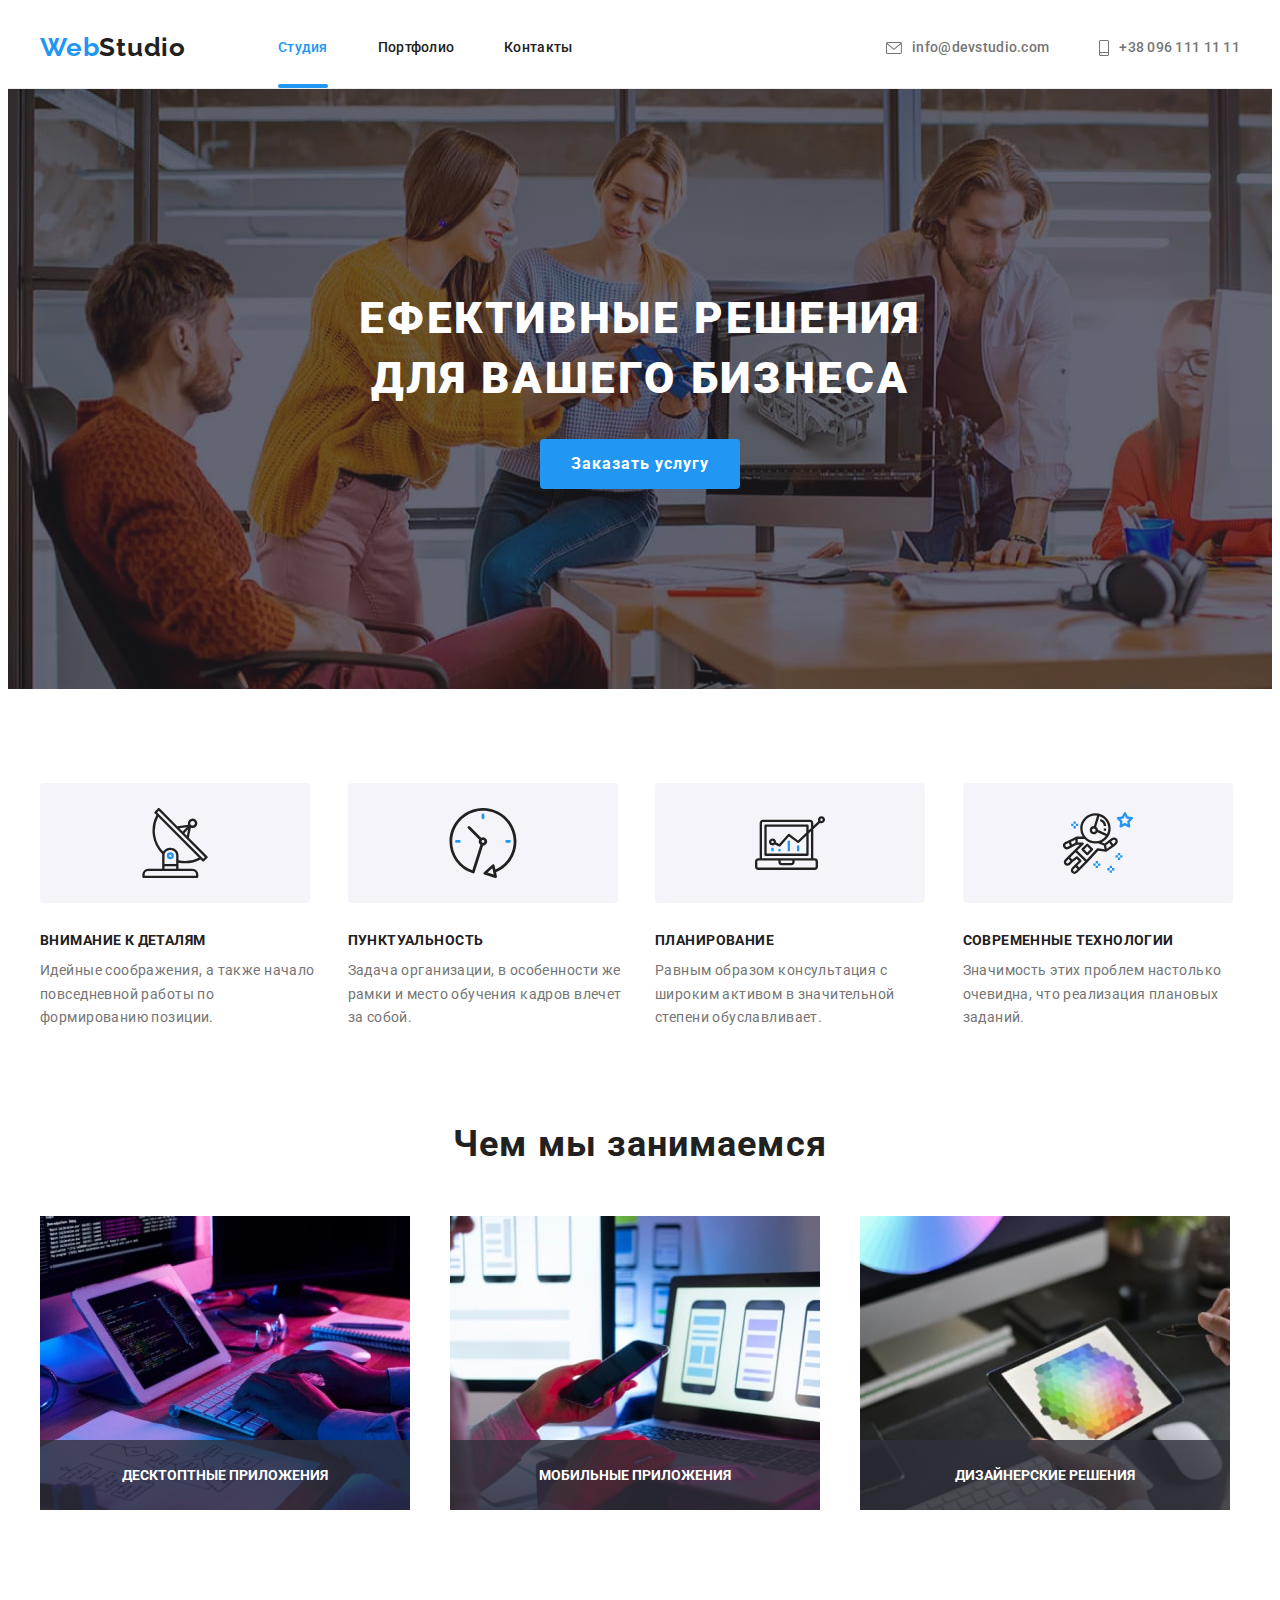
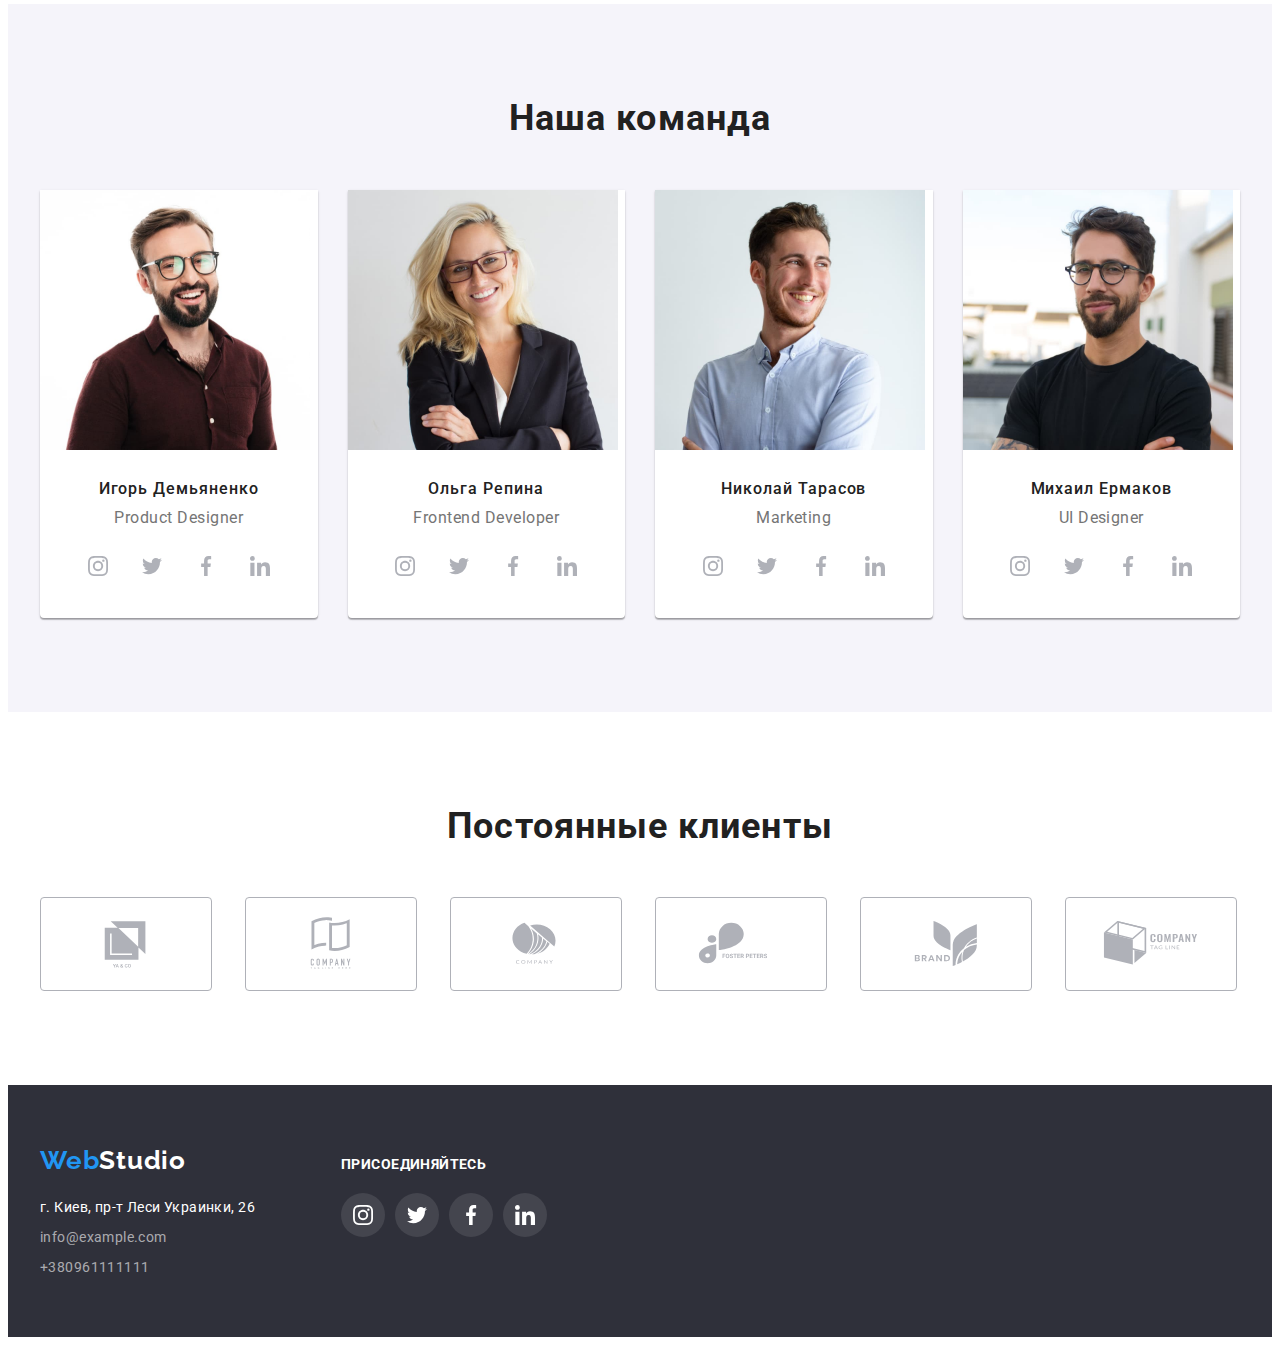
<file: index.html>
<!DOCTYPE html>
<html lang="ru">
  <head>
    <meta charset="UTF-8" />
    <meta http-equiv="X-UA-Compatible" content="IE=edge" />
    <meta name="viewport" content="width=device-width, initial-scale=1.0" />
    <title>студия</title>
    <link
      rel="stylesheet"
      href="https://cdnjs.cloudflare.com/ajax/libs/modern-normalize/1.1.0/modern-normalize.min.css"
      integrity="sha512-wpPYUAdjBVSE4KJnH1VR1HeZfpl1ub8YT/NKx4PuQ5NmX2tKuGu6U/JRp5y+Y8XG2tV+wKQpNHVUX03MfMFn9Q=="
      crossorigin="anonymous"
      referrerpolicy="no-referrer"
    />
    <link rel="stylesheet" href="./css/styles.css" />
    <link rel="preconnect" href="https://fonts.googleapis.com" />
    <link rel="preconnect" href="https://fonts.gstatic.com" crossorigin />
    <link
      href="https://fonts.googleapis.com/css2?family=Raleway:wght@700&family=Roboto:wght@400;500;700;900&display=swap"
      rel="stylesheet"
    />
  </head>

  <body class="page-body">
    <!--ВЕРХНЯЯ ЛИНИЯ-->
    <header class="page-header line">
      <div class="container">
        <nav class="site-nav">
          <a href="WebStudio" class="logo link"
            ><span class="bluetext">Web</span
            ><span class="blacktext">Studio</span></a>
          <ul class="nav-list list">
            <li class="navigation">
              <a href="./index.html" class="header-link link current">Студия</a>
            </li>
            <li class="navigation">
              <a href="./portfolio.html" class="header-link link">Портфолио</a>
            </li>
            <li class="navigation">
              <a href="#contacts" class="header-link link">Контакты</a>
            </li>
          </ul>
        </nav>
        <ul class="contacts list">
          <li class="contacts-item">
            <a href="mailto:info@devstudio.com" class="contacts-link link">
              <svg class="svg-container" width="16" height="12">
                <use
                  href="./images/symbol-optymized.svg#icon-envelope"
                ></use></svg
              >info@devstudio.com</a
            >
          </li>
          <li class="contacts-item">
            <a href="tel:+380961111111" class="contacts-link link">
              <svg class="svg-container" width="10" height="16">
                <use
                  href="./images/symbol-optymized.svg#icon-smartphone"
                ></use></svg
              >+38 096 111 11 11</a
            >
          </li>
        </ul>
      </div>
    </header>
    <main class="page-main">
      <!--ШАПКА-->
      <section class="hero">
        <div class="hero-title container">
          <h1 class="title list">
            ЕФЕКТИВНЫЕ РЕШЕНИЯ <br />
            ДЛЯ ВАШЕГО БИЗНЕСА
          </h1>
          <button class="buttons" type="button" data-modal-open>
            Заказать услугу
          </button>
        </div>
      </section>
      <!--ОСОБЕННОСТИ-->
      <section class="section section-padding-top">
        <div class="container">
          <ul class="general-list list">
            <li class="general">
              <div class="spec-icon">
                <svg class="icon-box" width="70" height="70">
                  <use
                    class="ant"
                    href="./images/symbol-optymized.svg#icon-antenna"
                  ></use>
                </svg>
              </div>
              <h2 class="specifics-title">ВНИМАНИЕ К ДЕТАЛЯМ</h2>
              <p class="specifics">
                Идейные соображения, а также начало повседневной работы по
                формированию позиции.
              </p>
            </li>

            <li class="general">
              <div class="spec-icon">
                <svg class="icon-box" width="70" height="70">
                  <use
                    class="clock"
                    href="./images/symbol-optymized.svg#icon-clock"
                  ></use>
                </svg>
              </div>
              <h2 class="specifics-title">ПУНКТУАЛЬНОСТЬ</h2>
              <p class="specifics">
                Задача организации, в особенности же рамки и место обучения
                кадров влечет за собой.
              </p>
            </li>

            <li class="general">
              <div class="spec-icon">
                <svg class="icon-box" width="70" height="70">
                  <use
                    class="diagram"
                    href="./images/symbol-optymized.svg#icon-diagram"
                  ></use>
                </svg>
              </div>
              <h2 class="specifics-title">ПЛАНИРОВАНИЕ</h2>
              <p class="specifics">
                Равным образом консультация с широким активом в значительной
                степени обуславливает.
              </p>
            </li>

            <li class="general">
              <div class="spec-icon">
                <svg class="icon-box" width="70" height="70">
                  <use
                    class="astronaut"
                    href="./images/symbol-optymized.svg#icon-astronaut"
                  ></use>
                </svg>
              </div>
              <h2 class="specifics-title">СОВРЕМЕННЫЕ ТЕХНОЛОГИИ</h2>
              <p class="specifics">
                Значимость этих проблем настолько очевидна, что реализация
                плановых заданий.
              </p>
            </li>
          </ul>
        </div>
      </section>

      <!--ЧЕМ МЫ ЗАНИМАЕМСЯ-->
      <section class="section">
        <div class="container">
          <h2 class="work-title">Чем мы занимаемся</h2>
          <ul class="work-list list">
            <li class="projects">
              <img
                src="./images/image1.jpg"
                width="370"
                height="294"
                alt="печатаем"
              />
              <div class="thumb">
                <p class="add-text">ДЕСКТОПТНЫЕ ПРИЛОЖЕНИЯ</p>
              </div>
            </li>

            <li class="projects">
              <img
                src="./images/image2.jpg"
                width="370"
                height="294"
                alt="держим телефон"
              />
              <div class="thumb">
                <p class="add-text">МОБИЛЬНЫЕ ПРИЛОЖЕНИЯ</p>
              </div>
            </li>

            <li class="projects">
              <img
                src="./images/image3.jpg"
                width="370"
                height="294"
                alt="держим планшет"
              />
              <div class="thumb">
                <p class="add-text">ДИЗАЙНЕРСКИЕ РЕШЕНИЯ</p>
              </div>
            </li>
          </ul>
        </div>
      </section>
      <!--НАША КОМАНДА-->

      <section class="worker-container">
        <div class="container">
          <h2 class="work-title-command">Наша команда</h2>
          <ul class="workers list">
            <li class="element">
              <article class="card-workers">
                <div class="photo">
                  <img
                    src="./images/product_designer.jpg"
                    width="270"
                    height="260"
                    alt="product designer"
                  />
                </div>

                <h2 class="specifics-title-team">Игорь Демьяненко</h2>
                <p class="specifics-team">Product Designer</p>

                <ul class="social-links">
                  <li class="item-icon">
                    <a href="" class="icons">
                      <svg class="social-icon">
                        <use
                          href="./images/symbol-optymized.svg#icon-instagram"
                        ></use>
                      </svg>
                    </a>
                  </li>
                  <li class="item-icon">
                    <a href="" class="icons">
                      <svg class="social-icon">
                        <use
                          href="./images/symbol-optymized.svg#icon-twitter"
                        ></use>
                      </svg>
                    </a>
                  </li>
                  <li class="item-icon">
                    <a href="" class="icons">
                      <svg class="social-icon">
                        <use
                          href="./images/symbol-optymized.svg#icon-facebook"
                        ></use>
                      </svg>
                    </a>
                  </li>
                  <li class="">
                    <a href="" class="icons">
                      <svg class="social-icon">
                        <use
                          href="./images/symbol-optymized.svg#icon-linkedin"
                        ></use>
                      </svg>
                    </a>
                  </li>
                </ul>
              </article>
            </li>
            <li class="element">
              <article class="card-workers">
                <div class="photo">
                  <img
                    src="./images/Frontend_Developer.jpg"
                    width="270"
                    height="260"
                    alt="Frontend Developer"
                  />
                </div>

                <h2 class="specifics-title-team">Ольга Репина</h2>
                <p class="specifics-team">Frontend Developer</p>
                <div class="text">
                  <ul class="social-links">
                    <li class="item-icon">
                      <a href="" class="icons">
                        <svg class="social-icon">
                          <use
                            href="./images/symbol-optymized.svg#icon-instagram"
                          ></use>
                        </svg>
                      </a>
                    </li>
                    <li class="item-icon">
                      <a href="" class="icons">
                        <svg class="social-icon">
                          <use
                            href="./images/symbol-optymized.svg#icon-twitter"
                          ></use>
                        </svg>
                      </a>
                    </li>
                    <li class="item-icon">
                      <a href="" class="icons">
                        <svg class="social-icon">
                          <use
                            href="./images/symbol-optymized.svg#icon-facebook"
                          ></use>
                        </svg>
                      </a>
                    </li>
                    <li class="">
                      <a href="" class="icons">
                        <svg class="social-icon">
                          <use
                            href="./images/symbol-optymized.svg#icon-linkedin"
                          ></use>
                        </svg>
                      </a>
                    </li>
                  </ul>
                </div>
              </article>
            </li>
            <li class="element">
              <article class="card-workers">
                <div class="photo">
                  <img
                    src="./images/Marketing.jpg"
                    width="270"
                    height="260"
                    alt="Marketing"
                  />
                </div>

                <h2 class="specifics-title-team">Николай Тарасов</h2>
                <p class="specifics-team">Marketing</p>
                <div class="text">
                  <ul class="social-links">
                    <li class="item-icon">
                      <a href="" class="icons">
                        <svg class="social-icon">
                          <use
                            href="./images/symbol-optymized.svg#icon-instagram"
                          ></use>
                        </svg>
                      </a>
                    </li>
                    <li class="item-icon">
                      <a href="" class="icons">
                        <svg class="social-icon">
                          <use
                            href="./images/symbol-optymized.svg#icon-twitter"
                          ></use>
                        </svg>
                      </a>
                    </li>
                    <li class="item-icon">
                      <a href="" class="icons">
                        <svg class="social-icon">
                          <use
                            href="./images/symbol-optymized.svg#icon-facebook"
                          ></use>
                        </svg>
                      </a>
                    </li>
                    <li class="">
                      <a href="" class="icons">
                        <svg class="social-icon">
                          <use
                            href="./images/symbol-optymized.svg#icon-linkedin"
                          ></use>
                        </svg>
                      </a>
                    </li>
                  </ul>
                </div>
              </article>
            </li>
            <li class="element">
              <article class="card-workers">
                <div class="photo">
                  <img
                    src="./images/UI_Designer.jpg"
                    width="270"
                    height="260"
                    alt="UI Designer"
                  />
                </div>

                <h2 class="specifics-title-team">Михаил Ермаков</h2>
                <p class="specifics-team">UI Designer</p>
                <div class="text">
                  <ul class="social-links">
                    <li class="item-icon">
                      <a href="" class="icons">
                        <svg class="social-icon">
                          <use
                            href="./images/symbol-optymized.svg#icon-instagram"
                          ></use>
                        </svg>
                      </a>
                    </li>
                    <li class="item-icon">
                      <a href="" class="icons">
                        <svg class="social-icon">
                          <use
                            href="./images/symbol-optymized.svg#icon-twitter"
                          ></use>
                        </svg>
                      </a>
                    </li>
                    <li class="item-icon">
                      <a href="" class="icons">
                        <svg class="social-icon">
                          <use
                            href="./images/symbol-optymized.svg#icon-facebook"
                          ></use>
                        </svg>
                      </a>
                    </li>
                    <li class="">
                      <a href="" class="icons">
                        <svg class="social-icon">
                          <use
                            href="./images/symbol-optymized.svg#icon-linkedin"
                          ></use>
                        </svg>
                      </a>
                    </li>
                  </ul>
                </div>
              </article>
            </li>
          </ul>
        </div>
      </section>
      <section class="section section-padding-top">
        <div class="container">
          <h2 class="client-header">Постоянные клиенты</h2>
          <ul class="client-logos">
            <li class="clients-box">
              <a href="" class="clients-logo">
                <svg class="clients-icons" width="106" height="60">
                  <use href="./images/symbol-optymized.svg#icon-yako"></use>
                </svg>
              </a>
            </li>
            <li class="clients-box">
              <a href="" class="clients-logo">
                <svg class="clients-icons" width="106" height="60">
                  <use
                    href="./images/symbol-optymized.svg#icon-taglinehere"
                  ></use>
                </svg>
              </a>
            </li>
            <li class="clients-box">
              <a href="" class="clients-logo">
                <svg class="clients-icons" width="106" height="60">
                  <use href="./images/symbol-optymized.svg#icon-company"></use>
                </svg>
              </a>
            </li>
            <li class="clients-box">
              <a href="" class="clients-logo">
                <svg class="clients-icons" width="106" height="60">
                  <use
                    href="./images/symbol-optymized.svg#icon-fosterpeters"
                  ></use>
                </svg>
              </a>
            </li>
            <li class="clients-box">
              <a href="" class="clients-logo">
                <svg class="clients-icons" width="106" height="60">
                  <use href="./images/symbol-optymized.svg#icon-brand"></use>
                </svg>
              </a>
            </li>
            <li class="clients-box">
              <a href="" class="clients-logo">
                <svg class="clients-icons" width="106" height="60">
                  <use
                    href="./images/symbol-optymized.svg#icon-companycube"
                  ></use>
                </svg>
              </a>
            </li>
          </ul>
        </div>
      </section>
    </main>
    <!--ПОДВАЛ-->
    <footer class="page-footer">
      <div class="container footer-container">
        <div>
          <div class="div-logo">
            <a href="WebStudio" class="logo-footer"
              ><span class="bluetext">Web</span
              ><span class="whitetext">Studio</span></a
            >
          </div>
          <address class="text-address" id="contacts">
            <p class="address">г. Киев, пр-т Леси Украинки, 26</p>
            <a class="text-email" href="mailto:info@example.com"
              >info@example.com</a
            >
            <a class="text-telephone" href="tel:+380961111111">+380961111111</a>
          </address>
        </div>
        <div class="join">
          <h2 class="footer-title">ПРИСОЕДИНЯЙТЕСЬ</h2>
          <ul class="footer-soc-links list">
            <li class="footer-item-icons">
              <a href="" class="footer-icons">
                <svg class="footer-soc-icon">
                  <use
                    href="./images/symbol-optymized.svg#icon-instagram"
                  ></use>
                </svg>
              </a>
            </li>
            <li class="footer-item-icons">
              <a href="" class="footer-icons">
                <svg class="footer-soc-icon">
                  <use href="./images/symbol-optymized.svg#icon-twitter"></use>
                </svg>
              </a>
            </li>
            <li class="footer-item-icons">
              <a href="" class="footer-icons">
                <svg class="footer-soc-icon">
                  <use href="./images/symbol-optymized.svg#icon-facebook"></use>
                </svg>
              </a>
            </li>
            <li class="footer-item-icons">
              <a href="" class="footer-icons">
                <svg class="footer-soc-icon">
                  <use href="./images/symbol-optymized.svg#icon-linkedin"></use>
                </svg>
              </a>
            </li>
          </ul>
        </div>
      </div>
    </footer>
    <div class="backdrop is-hidden" data-modal>
      <div class="modal" data-modal-close>
        <button class="modal-close-button">
          <svg class="icon-close">
            <use href="./images/symbol-optymized.svg#icon-close"></use>
          </svg>
        </button>
      </div>
    </div>
    <script src="./js/modal.js"></script>
  </body>
</html>
</file>
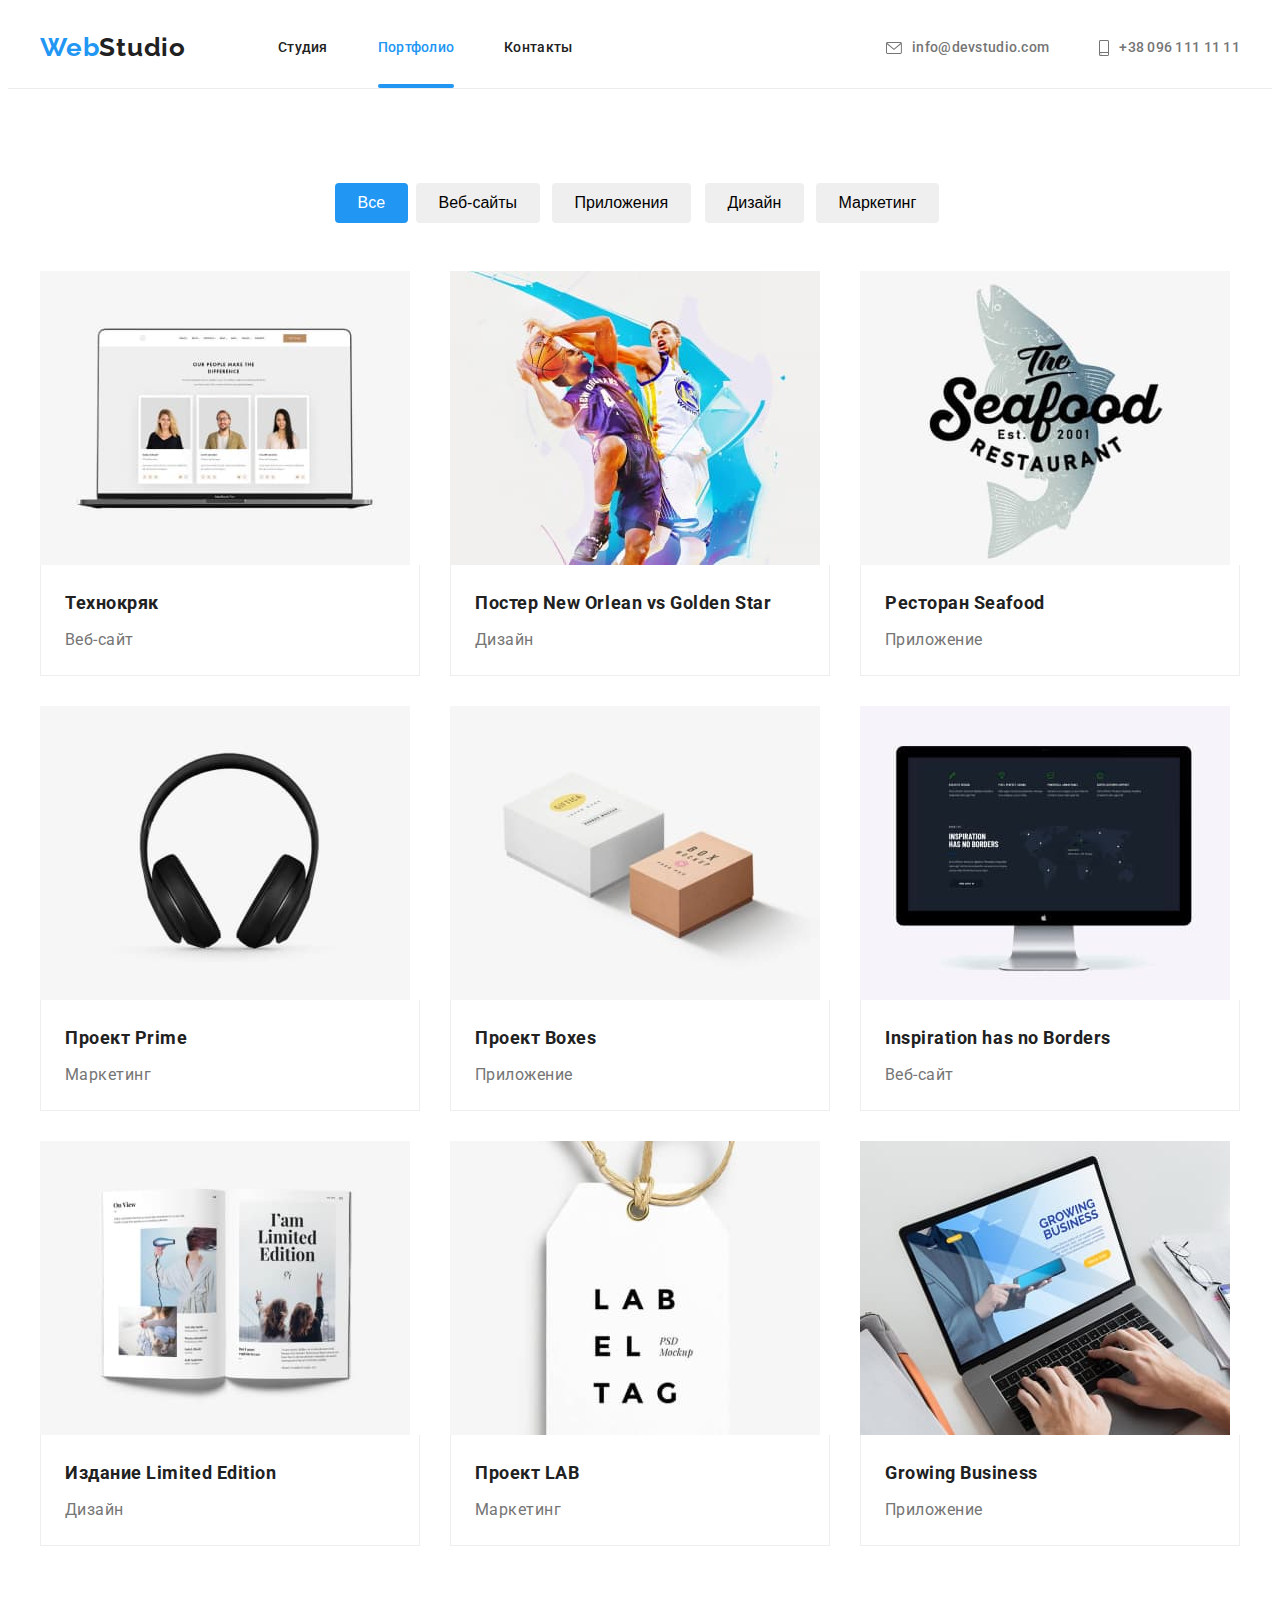
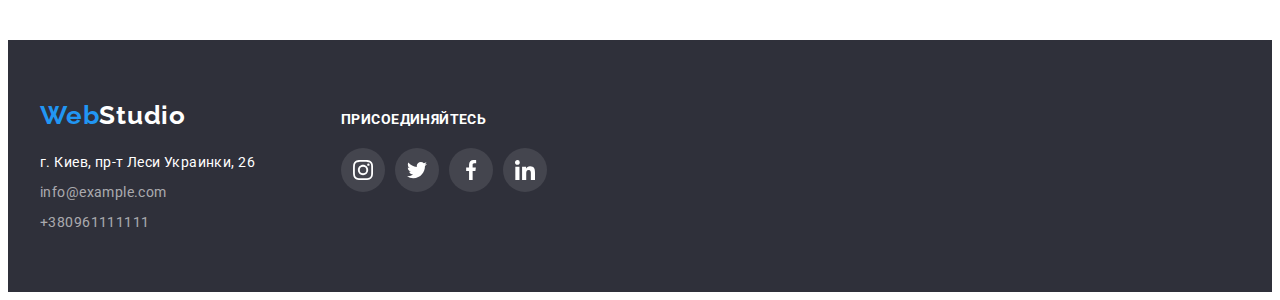
<file: portfolio.html>
<!DOCTYPE html>
<html lang="ru">
  <head>
    <meta charset="UTF-8" />
    <meta http-equiv="X-UA-Compatible" content="IE=edge" />
    <meta name="viewport" content="width=device-width, initial-scale=1.0" />
    <title>portfolio</title>
    <link
      rel="stylesheet"
      href="https://cdnjs.cloudflare.com/ajax/libs/modern-normalize/1.1.0/modern-normalize.min.css"
      integrity="sha512-wpPYUAdjBVSE4KJnH1VR1HeZfpl1ub8YT/NKx4PuQ5NmX2tKuGu6U/JRp5y+Y8XG2tV+wKQpNHVUX03MfMFn9Q=="
      crossorigin="anonymous"
      referrerpolicy="no-referrer"
    />
    <link rel="stylesheet" href="./css/styles.css" />
    <link rel="preconnect" href="https://fonts.googleapis.com" />
    <link rel="preconnect" href="https://fonts.gstatic.com" crossorigin />
    <link
      href="https://fonts.googleapis.com/css2?family=Raleway:wght@700&family=Roboto:wght@400;500;700;900&display=swap"
      rel="stylesheet"
    />
  </head>

  <body class="page-body">
    <!--ВЕРХНЯЯ ЛИНИЯ-->
    <header class="page-header line">
      <div class="container">
        <nav class="site-nav">
          <a href="WebStudio" class="logo link"
            ><span class="bluetext">Web</span
            ><span class="blacktext">Studio</span></a>
          <ul class="nav-list list">
            <li class="navigation">
              <a href="./index.html" class="header-link link">Студия</a>
            </li>
            <li class="navigation">
              <a href="./portfolio.html" class="header-link current link">Портфолио</a>
            </li>
            <li class="navigation">
              <a href="#contacts" class="header-link link">Контакты</a>
            </li>
          </ul>
        </nav>
        <ul class="contacts list">
          <li class="contacts-item">
            <a href="mailto:info@devstudio.com" class="contacts-link link">
              <svg class="svg-container" width="16" height="12">
                <use
                  href="./images/symbol-optymized.svg#icon-envelope"
                ></use></svg
              >info@devstudio.com</a
            >
          </li>
          <li class="contacts-item">
            <a href="tel:+380961111111" class="contacts-link link">
              <svg class="svg-container" width="10" height="16">
                <use
                  href="./images/symbol-optymized.svg#icon-smartphone"
                ></use></svg
              >+38 096 111 11 11</a
            >
          </li>
        </ul>
      </div>
    </header>
    <!--ПОРТФОЛИО-->
    <main>
      <section class="section card">
        <div class="container">
          <h1 class="btn-header">filters</h1>
          <ul class="filters-button list">
            <li class="btn-one">
              <button class="filters active" type="button">Все</button>
            </li>
            <li class="btn-two">
              <button class="filters" type="button">Веб-сайты</button>
            </li>
            <li class="btn-three">
              <button class="filters" type="button">Приложения</button>
            </li>
            <li class="btn-four">
              <button class="filters" type="button">Дизайн</button>
            </li>
            <li class="btn-five">
              <button class="filters" type="button">Маркетинг</button>
            </li>
          </ul>

          <ul class="specifics-projects list">
            <li class="item">
              <a class="cards link" href="">
                <div class="cards-border">
                  <img
                    src="./images/img0.jpg"
                    width="370"
                    height="294"
                    alt="technocrack"
                  />
                    <p class="open-text">
                      Ресурс предлагает комплексные предложения с разным уровнем
                      функционала и сервисов. Все это позволит посетителю
                      получить исчерпывающие сведения о компании или частном
                      лице.
                    </p>
                </div>
                <div class="card-content">
                  <h2 class="cards-title">Технокряк</h2>
                  <p class="cards-text">Веб-сайт</p>
                </div>
              </a>
            </li>

            <li class="item">
              <a class="cards link" href="">
                <div class="cards-border">
                  <img
                    src="./images/img1.jpg"
                    width="370"
                    height="294"
                    alt="poster new orlean vs golden star"
                  />
                    <p class="open-text">
                      Ресурс предлагает комплексные предложения с разным уровнем
                      функционала и сервисов. Все это позволит посетителю
                      получить исчерпывающие сведения о компании или частном
                      лице.
                    </p>
                </div>
                <div class="card-content">
                  <h2 class="cards-title">Постер New Orlean vs Golden Star</h2>
                  <p class="cards-text">Дизайн</p>
                </div>
              </a>
            </li>

            <li class="item">
              <a class="cards link" href="">
                <div class="cards-border">
                  <img
                    src="./images/img2.jpg"
                    width="370"
                    height="294"
                    alt="restoran seafood"
                  />
                    <p class="open-text">
                      Ресурс предлагает комплексные предложения с разным уровнем
                      функционала и сервисов. Все это позволит посетителю
                      получить исчерпывающие сведения о компании или частном
                      лице.
                    </p>
                </div>
                <div class="card-content">
                  <h2 class="cards-title">Ресторан Seafood</h2>
                  <p class="cards-text">Приложение</p>
                </div>
              </a>
            </li>

            <li class="item">
              <a class="cards link" href="">
                <div class="cards-border">
                  <img
                    src="./images/img3.jpg"
                    width="370"
                    height="294"
                    alt="progect prime"
                  />
                    <p class="open-text">
                      Ресурс предлагает комплексные предложения с разным уровнем
                      функционала и сервисов. Все это позволит посетителю
                      получить исчерпывающие сведения о компании или частном
                      лице.
                    </p>
                </div>
                <div class="card-content">
                  <h2 class="cards-title">Проект Prime</h2>
                  <p class="cards-text">Маркетинг</p>
                </div>
              </a>
            </li>

            <li class="item">
              <a class="cards link" href="">
                <div class="cards-border">
                  <img
                    src="./images/img4.jpg"
                    width="370"
                    height="294"
                    alt="progect boxes"
                  />
                    <p class="open-text">
                      Ресурс предлагает комплексные предложения с разным уровнем
                      функционала и сервисов. Все это позволит посетителю
                      получить исчерпывающие сведения о компании или частном
                      лице.
                    </p>
                </div>
                <div class="card-content">
                  <h2 class="cards-title">Проект Boxes</h2>
                  <p class="cards-text">Приложение</p>
                </div>
              </a>
            </li>

            <li class="item">
              <a class="cards link" href="">
                <div class="cards-border">
                  <img
                    src="./images/img5.jpg"
                    width="370"
                    height="294"
                    alt="inspiration has no borders"
                  />
                    <p class="open-text">
                      Ресурс предлагает комплексные предложения с разным уровнем
                      функционала и сервисов. Все это позволит посетителю
                      получить исчерпывающие сведения о компании или частном
                      лице.
                    </p>
                </div>
                <div class="card-content">
                  <h2 class="cards-title">Inspiration has no Borders</h2>
                  <p class="cards-text">Веб-сайт</p>
                </div>
              </a>
            </li>

            <li class="item">
              <a class="cards link" href="">
                <div class="cards-border">
                  <img
                    src="./images/img6.jpg"
                    width="370"
                    height="294"
                    alt="edition limited edition"
                  />
                    <p class="open-text">
                      Ресурс предлагает комплексные предложения с разным уровнем
                      функционала и сервисов. Все это позволит посетителю
                      получить исчерпывающие сведения о компании или частном
                      лице.
                    </p>
                </div>
                <div class="card-content">
                  <h2 class="cards-title">Издание Limited Edition</h2>
                  <p class="cards-text">Дизайн</p>
                </div>
              </a>
            </li>

            <li class="item">
              <a class="cards link" href="">
                <div class="cards-border">
                  <img
                    src="./images/img7.jpg"
                    width="370"
                    height="294"
                    alt="progect LAB"
                  />
                    <p class="open-text">
                      Ресурс предлагает комплексные предложения с разным уровнем
                      функционала и сервисов. Все это позволит посетителю
                      получить исчерпывающие сведения о компании или частном
                      лице.
                    </p>
                </div>
                <div class="card-content">
                  <h2 class="cards-title">Проект LAB</h2>
                  <p class="cards-text">Маркетинг</p>
                </div>
              </a>
            </li>

            <li class="item">
              <a class="cards link" href="">
                <div class="cards-border">
                  <img
                    src="./images/img8.jpg"
                    width="370"
                    height="294"
                    alt="growing business"
                  />
                    <p class="open-text">
                      Ресурс предлагает комплексные предложения с разным уровнем
                      функционала и сервисов. Все это позволит посетителю
                      получить исчерпывающие сведения о компании или частном
                      лице.
                    </p>
                </div>
                <div class="card-content">
                  <h2 class="cards-title">Growing Business</h2>
                  <p class="cards-text">Приложение</p>
                </div>
              </a>
            </li>
          </ul>
        </div>
      </section>
    </main>
    <!--ПІДВАЛ-->
    <footer class="page-footer">
      <div class="container footer-container">
        <div>
          <div class="div-logo">
            <a href="WebStudio" class="logo-footer"
              ><span class="bluetext">Web</span
              ><span class="whitetext">Studio</span></a
            >
          </div>
          <address class="text-address" id="contacts">
            <p class="address">г. Киев, пр-т Леси Украинки, 26</p>
            <a class="text-email" href="mailto:info@example.com"
              >info@example.com</a
            >
            <a class="text-telephone" href="tel:+380961111111">+380961111111</a>
          </address>
        </div>
        <div class="join">
          <h2 class="footer-title">ПРИСОЕДИНЯЙТЕСЬ</h2>
          <ul class="footer-soc-links list">
            <li class="footer-item-icons">
              <a href="" class="footer-icons">
                <svg class="footer-soc-icon">
                  <use
                    href="./images/symbol-optymized.svg#icon-instagram"
                  ></use>
                </svg>
              </a>
            </li>
            <li class="footer-item-icons">
              <a href="" class="footer-icons">
                <svg class="footer-soc-icon">
                  <use href="./images/symbol-optymized.svg#icon-twitter"></use>
                </svg>
              </a>
            </li>
            <li class="footer-item-icons">
              <a href="" class="footer-icons">
                <svg class="footer-soc-icon">
                  <use href="./images/symbol-optymized.svg#icon-facebook"></use>
                </svg>
              </a>
            </li>
            <li class="footer-item-icons">
              <a href="" class="footer-icons">
                <svg class="footer-soc-icon">
                  <use href="./images/symbol-optymized.svg#icon-linkedin"></use>
                </svg>
              </a>
            </li>
          </ul>
        </div>
      </div>
    </footer>
  </body>
</html>
</file>
<file: css/styles.css>
:root {
  --first-text-color: #212121;
  --secondary-text-color: #757575;
  --white-text-color: #ffffff;
  --blue-text-color: #2196f3;
}

/* ОБНУЛЯЄМО СТИЛІ */
h1,
h2,
h3,
h4,
h5,
h6,
p
{
  margin: 0;
}

/* HEADER FOR INDEX AND PORTFOLIO */

.page-body {
  background-color: var(--white-text-color);
  font-family: 'Roboto';
  color: var(--first-text-color);
}

.page-header {
  background-color: var(--white-text-color);
}

header > .container {
  display: flex;
}

.container {
  width: 1200px;
  margin-left: auto;
  margin-right: auto;
  padding-left: 15px;
  padding-right: 15px;
}

.site-nav {
  align-items: center;
  display: flex;
}

/* WebStudio */
.logo {
  font-family: 'raleway';
  font-weight: 700;
  font-size: 26px;
  line-height: 1.19em;
  letter-spacing: 0.03em;
  color: var(--blue-text-color);
  text-decoration: none;
  width: 145px;
  height: 31px;
  left: 215px;
  top: 24px;
}

.bluetext {
  color: var(--blue-text-color);
}

.blacktext {
  color: var(--first-text-color);
}

.whitetext {
  color: var(--white-text-color);
}

.link {
  text-decoration: none;
}

.list {
  padding: 0;
  margin: 0;
  list-style: none;
}

.nav-list {
  margin-left: 93px;
  display: flex;
}

.navigation:not(:last-child) {
  margin-right: 50px;
}

.header-link {
  font-family: 'Roboto';
  font-weight: 500;
  font-size: 14px;
  line-height: 1.14;
  letter-spacing: 0.02em;
  padding: 32px 0;
  display: block;
  position: relative;
  color: var(--first-text-color);
  transition: color 250ms cubic-bezier(0.4, 0, 0.2, 1);
}

.header-link:hover,
.header-link:focus {
  color: var(--blue-text-color);
}

.header-link.current {
  color: var(--blue-text-color);
} 
/* ефект поточної сторінки */
.current::after {
  content: '';
  position: absolute;
  width: 100%;
  height: 4px;
  left: 0;
  bottom: 0;
  background-color: var(--blue-text-color);
  display: block;
  border-radius: 2px;
}


.contacts {
  display: flex;
  justify-content: flex-end;
  margin-left: auto;
  align-items: center;
}

.contacts .contacts-item {
  margin-left: 50px;
}


.contacts-item {
  color: #757575;
  align-items: center;
  
}

.contacts-link {
  display: flex;
  align-items: center;
  font-weight: 500;
  font-size: 14px;
  line-height: 1.14;
  letter-spacing: 0.02em;
  color: #757575;
  transition: color 250ms cubic-bezier(0.4, 0, 0.2, 1);
}

.contacts-link:hover,
.contacts-link:focus {
  color: var(--blue-text-color);
}

.line {
  border-bottom: 1px solid #ECECEC;
  ;
}
.svg-container {
  fill: currentColor;
  margin-right: 10px;
}

.hero {
  max-width: 1600px;
  margin: 0 auto;
  background-color: #C4C4C4;
  background-image: linear-gradient(
    rgba(47, 48, 58, 0.4), 
    rgba(47, 48, 58, 0.4)),
    url(../images/Img-backround-hero.jpg);
  padding-bottom: 200px;
  padding-top: 200px;
}

.hero-title {
  text-align: center;
}

.title {
  font-family: 'Roboto';
  font-weight: 900;
  font-size: 44px;
  line-height: 1.36;
  text-align: center;
  letter-spacing: 0.06em;
  text-transform: uppercase;
  margin-bottom: 30px;
  color: var(--white-text-color);
}

.buttons {
  background-color: var(--blue-text-color);
  font-family: 'Roboto';
  font-weight: 700;
  font-size: 16px;
  line-height: 1.87;
  color: var(--white-text-color);
  cursor: pointer;
  align-items: center;
  text-align: center;
  letter-spacing: 0.06em;
  border: 1px solid transparent;
  border-radius: 4px;
  min-width: 200px;
  height: 50px;
  display: block;
  margin: 0 auto;
}

.buttons:hover,
.buttons:focus {
  background-color: #188CE8;
  color: #ffffff;
  transition:drop-shadow(0px 4px 4px rgba(0, 0, 0, 0.25));
  transition: color 250ms cubic-bezier(0.4, 0, 0.2, 1);
}
/* модальное окно с кнопкой */
.backdrop {
  position: fixed;
  top: 0;
  left: 0;
  width: 100%;
  height: 100%;
  background: rgba(0, 0, 0, 0.2);
  transition: opacity 250ms cubic-bezier(0.4, 0, 0.2, 1);
}
.backdrop.is-hidden {
  opacity: 0;
  pointer-events: none;
}

.backdrop.is-hidden .modal {
  transform:translate(0%, -50%)rotate(0);
}
.modal {
  min-height: 581px;
  min-width: 521px;
  background-color: #FFFFFF;
  position: absolute;
  top: 50%;
  left: 50%;
  transform:translate(-50%, -50%)rotate(360deg);
  background-color: #FFFFFF;
  box-shadow: 0px 1px 3px rgba(0, 0, 0, 0.12), 0px 1px 1px rgba(0, 0, 0, 0.14), 0px 2px 1px rgba(0, 0, 0, 0.2);
  border-radius: 4px;
  transition: transform 250ms cubic-bezier(0.4, 0, 0.2, 1);

}
.modal-close-button {
  position: absolute;
  top: 8px;
  right: 8px;
  width: 30px;
  height: 30px;
  border-radius: 50%;
  background-color: #FFFFFF;
  border: 1px solid rgba(0, 0, 0, 0.1);
  cursor: pointer;
  display: flex;
  align-items: center;
  justify-content: center;
}
.modal-close-button::after {
  content: "";
  position: absolute;
  left: 0;
  bottom: 0;
  display: block;
  width: 521px;
  height: 581px;
  transform: scaleX(0);
  transition: color 250ms cubic-bezier(0.4, 0, 0.2, 1),
  fill 250ms cubic-bezier(0.4, 0, 0.2, 1);
}
.modal-close-button:hover::after {
  transform: scaleX(1);
}
.icon-close {
  width: 18px;
  height: 18px;
  fill: #212121;
}
.modal-close-button:hover .icon-close {
fill: #2196F3;
}
.modal-close-button:focus .icon-close {
  fill: #2196F3;
}
/* ОСОБЕННОСТИ INDEX*/
.section-padding-top {
  padding-top: 94px;
}
.section {
  padding-bottom: 94px;
}

.general-list {
  display: flex;
  margin-right: -30px;
}
.general {
  flex-basis: calc(100% / 4 - 30px);
  margin-right: 30px;
}
.general {
  width: 270px;
  justify-content: space-between;
}


.spec-icon {

  width: 270px;
  height: 120px;
background-color: #F5F4FA;
border-radius: 4px;
margin-bottom: 30px;
display: flex;
align-items: center;
justify-content: center;
}
.icon-box {
  width: 70px;
  height: 70px;
}

.specifics-title {
  font-weight: 700;
  font-size: 14px;
  line-height: 1.14;
  margin-bottom: 10px;
  letter-spacing: 0.03em;
  color: var(--first-text-color);
}

.specifics {
  font-weight: 400;
  font-size: 14px;
  line-height: 1.71;
  letter-spacing: 0.03em;
  color: var(--secondary-text-color);
}

/* ЧЕМ МЫ ЗАНИМАЕМСЯ */

.work-title {
  font-weight: 700;
  font-size: 36px;
  line-height: 1.16;
  text-align: center;
  letter-spacing: 0.03em;
  margin-bottom: 50px;
  color: var(--first-text-color);
}

.work-list {
  display: flex;
margin-right: -30px;
}


.projects {
  flex-basis: calc(100% / 3 - 30px);
  margin-right: 30px;
  position: relative;
}

.thumb {
  position: absolute;
    bottom: 0;
    left: 0;
    width: 370px;
    height: 70px;
    background-color: rgba(47, 48, 58, 0.8);
    display: flex;
    justify-content: center;
    align-items: center;
}
.add-text {
  display: flex;
  justify-content: center;
  align-items: center;
  color: #FFFFFF;
  font-weight: 700;
  font-size: 14px;
  line-height: 1.17;
  align-self: center;
}

/* НАША КОМАНДА */
.worker-container {
  padding-top: 94px;
  padding-bottom: 94px;
  background-color: #F5F4FA;
}

.work-title-command {
  font-weight: 700;
  font-size: 36px;
  line-height: 1.16;
  text-align: center;
  letter-spacing: 0.03em;
  margin-bottom: 50px;
}

.workers {
  display: flex;
  margin-left: -30px;
  flex-wrap: wrap;
}

.element {
  flex-basis: calc(100% / 4 - 30px);
  margin-left: 30px;
}

.card-workers {
  background-color: #ffffff;
  box-shadow: 0px 1px 3px rgba(0, 0, 0, 0.12), 0px 1px 1px rgba(0, 0, 0, 0.14), 0px 2px 1px rgba(0, 0, 0, 0.2);
  padding-bottom: 30px;
  border-radius: 0px 0px 4px 4px;
}

.specifics-title-team {
  font-weight: 500;
  font-size: 16px;
  line-height: 1.18;
  margin-top: 30px;
  margin-bottom: 10px;
  text-align: center;
  letter-spacing: 0.06em;
  color: var(--first-text-color);
}

.specifics-team {
  font-weight: 400;
  font-size: 16px;
  line-height: 1.18;
  text-align: center;
  margin-bottom: 16px;
  letter-spacing: 0.03em;
  color: #757575;
}
.social-links {
  list-style: none;
  text-decoration: none;
  display: flex;
  padding: 0%;
  justify-content: center;
}

.item-icon {
  margin-right: 10px;
  list-style: none;
  
}

.icons {
  width: 44px;
  height: 44px;
  background-color: #ffffff;
  border-radius: 50%;
  display: flex;
  align-items: center;
  justify-content: center;
  color: #AFB1B8;
  transition: color 250ms cubic-bezier(0.4, 0, 0.2, 1),
  background-color 250ms cubic-bezier(0.4, 0, 0.2, 1);
  
}

.icons:hover,
.icons:focus {
  background-color: #2196F3;
  color: #FFFFFF;
}

.social-icon {
  width: 20px;
  height: 20px;
  fill: currentColor;
}

.client-header {
  font-weight: 700;
  font-size: 36px;
  line-height: 1.16;
  text-align: center;
  letter-spacing: 0.03em;
  color: #212121;
}

.client-logos {
  display: flex;
  justify-content: center;
  margin-top: 50px;
  margin-bottom: 0;
 list-style: none;
 padding: 0;
 margin-right: -30px;
}
 .clients-box {
  flex-basis: calc(100% / 6 - 30px);
  margin-right: 30px;
 }  

.clients-logo:hover {
border: 1px solid #2196f3;
color: #2196f3;
}
.clients-logo:focus {
  border: 1px solid #2196F3;
  
}

.clients-logo {
  background-color: #ffffff;
  color: #AFB1B8;
  justify-content: center;
  display: flex;
  align-items: center;
  width: 170px;
  height: 92px;
  border: 1px solid #AFB1B8;
  border-radius: 4px;
  transition: color 250ms cubic-bezier(0.4, 0, 0.2, 1),
  border-color 250ms cubic-bezier(0.4, 0, 0.2, 1);
}

.clients-icons {
  fill: currentColor;
}

.clients-logo:hover .clients-icons {
  fill: #2196f3;
}
.clients-logo:focus .clients-icons {
    fill: #2196f3;
}

/* ФУТЕР */

.flex-container {
  display: flex;
}

.join {
  margin-left: 70px;
}

.footer-title {
  font-weight: 700;
  font-size: 14px;
  line-height: 1.14;
  letter-spacing: 0.03em;
  color: #FFFFFF;
  margin-bottom: 20px;
}
.page-footer {
  padding-top: 60px;
  padding-bottom: 60px;
  background: #2F303A;
  color: var(--white-text-color);
}

.logo-footer {
  font-family: 'raleway';
  font-weight: 700;
  font-size: 26px;
  line-height: 1.19em;
  letter-spacing: 0.03em;
  display: block;
  justify-content: flex-start;
  color: var(--blue-text-color);
  text-decoration: none;
  margin-bottom: 20px;
}

.text-address {
  font-style: normal;
  display: block;
  color: var(--white-text-color);
}

.address {
  font-family: 'Roboto';
  font-weight: 400;
  font-size: 14px;
  line-height: 1.71;
  letter-spacing: 0.03em;
  margin: 0;
  width: 231px;
  height: 21px;
  color: #FFFFFF;
}

.text-email {
  display: block;
  font-weight: 400;
  font-size: 14px;
  line-height: 1.71;
  letter-spacing: 0.03em;
  text-decoration: none;
  margin-bottom: 9px;
  margin-top: 9px;
  width: 231px;
  height: 21px;
  color: rgba(255, 255, 255, 0.6)
  transition: color 2500ms cubic-bezier(0.4, 0, 0.2, 1);
}

.text-email {
  color: rgba(255, 255, 255, 0.6);
}

.text-email:hover,
.text-email:focus {
  color: #2196f3;
}

.text-telephone {
  display: block;
  font-weight: 400;
  font-size: 14px;
  line-height: 1.71;
  letter-spacing: 0.03em;
  text-decoration: none;
  width: 231px;
  height: 21px;
  color: rgba(255, 255, 255, 0.6)
}

.text-telephone:hover,
.text-telephone:focus {
  color: #2196f3;
  transition: color 250ms cubic-bezier(0.4, 0, 0.2, 1);
}
.footer-container {
  display: flex;
  align-items: baseline;
}
.footer-soc-links {
display: flex;
justify-content: center;
}

.footer-item-icons {
  flex-basis: calc(100% / 4 - 10px);
  margin-right: 10px;
}
.footer-item-icons { 
  border-radius: 50%;
}

.footer-icons {
  width: 44px;
  height: 44px;
  background-color: rgba(255, 255, 255, 0.1);
  border-radius: 50%;
  display: flex;
  align-items: center;
  justify-content: center;
  transition: color 250ms cubic-bezier(0.4, 0, 0.2, 1),
  background-color 250ms cubic-bezier(0.4, 0, 0.2, 1);
}
.footer-icons:hover,
.footer-icons:focus {
  background-color: #2196F3;
}

.footer-soc-icon {
  width: 20px;
  height: 20px;
  fill: #FFFFFF;
}


/* ПОРТФОЛІО */

/* приховуємо заголовок */
.btn-header {
  position: absolute;
  width: 1px;
  height: 1px;
  margin: -1px;
  border: 0;
  padding: 0;
  white-space: nowrap;
  clip-path: inset(100%);
  clip: rect(0 0 0 0);
  overflow: hidden;
}

.card {
  justify-content: center;
  padding-top: 94px;
}

.filters-button {
  justify-content: center;
  margin-bottom: 50px;
  display: flex;
}

.filters {
  font-weight: 500;
  font-size: 16px;
  line-height: 1.62;
  display: inline-block;
  border-radius: 4px;
  padding: 6px 22px;
  cursor: pointer;
  letter-spacing: 0.03em
  background-color: #F5F4FA;
  border: 1px solid transparent;
  transition: color 250ms cubic-bezier(0.4, 0, 0.2, 1),
  background-color 250ms cubic-bezier(0.4, 0, 0.2, 1);
}

.filters:hover {
  background-color: #2196f3;
  color: #ffffff;
}
.filters:focus {
  background-color: #2196f3;
  color: #ffffff;
}

.btn-one {
  width: 73px;
  height: 38px;
}
.btn-one .active {
background-color:#2196F3;
color: #FFFFFF;
}

.btn-two {
  margin-left: 8px;
  min-width: 128px;
  height: 38px;
}

.btn-three {
  margin-left: 8px;
  width: 145px;
  height: 38px;
}

.btn-four {
  margin-left: 8px;
  width: 103px;
  height: 38px;
}

.btn-five {
  margin-left: 8px;
  width: 130px;
  height: 38px;
}


.specifics-projects {
  margin-left: -30px;
  margin-top: -30px;
  display: flex;
  flex-wrap: wrap;
}

.specifics-projects>.item {
  flex-basis: calc(100% / 3 - 30px);
  margin-left: 30px;
  margin-top: 30px;
}
.item {
}
.cards {
  display: block;
}

.cards:hover {
  box-shadow: 0px 1px 1px rgba(0, 0, 0, 0.12), 0px 4px 4px rgba(0, 0, 0, 0.06), 1px 4px 6px rgba(0, 0, 0, 0.16);
}

.cards-border {
  position: relative;
  overflow: hidden;
}
img {
  display: block;
  max-width: 100%;
  height: auto;
}

.open-text {
  position: absolute;
  top: 0;
  background-color: rgba(33, 150, 243, 0.9);
  color: #FFFFFF;
  font-weight: 400;
  font-size: 18px;
  line-height: 1.55;
  padding: 63px 24px;
  height: 101%;
  transform: translateY(100%);
  transition: transform 250ms cubic-bezier(0.4, 0, 0.2, 1);

}
.cards:hover .open-text {
transform: translateY(0%);

}
.card-content {
  padding: 20px 24px;
  border: 1px solid #EEEEEE;
  border-top: none;
}

.cards-title {
  font-weight: 700;
  font-size: 18px;
  line-height: 2;
  letter-spacing: 0.03em;
  margin-bottom: 4px;
  color: var(--first-text-color);
}

.cards-text {
  font-weight: 400;
  font-size: 16px;
  line-height: 1.87;
  letter-spacing: 0.03em;
  margin: 0;
  color: var(--secondary-text-color);
}
</file>
